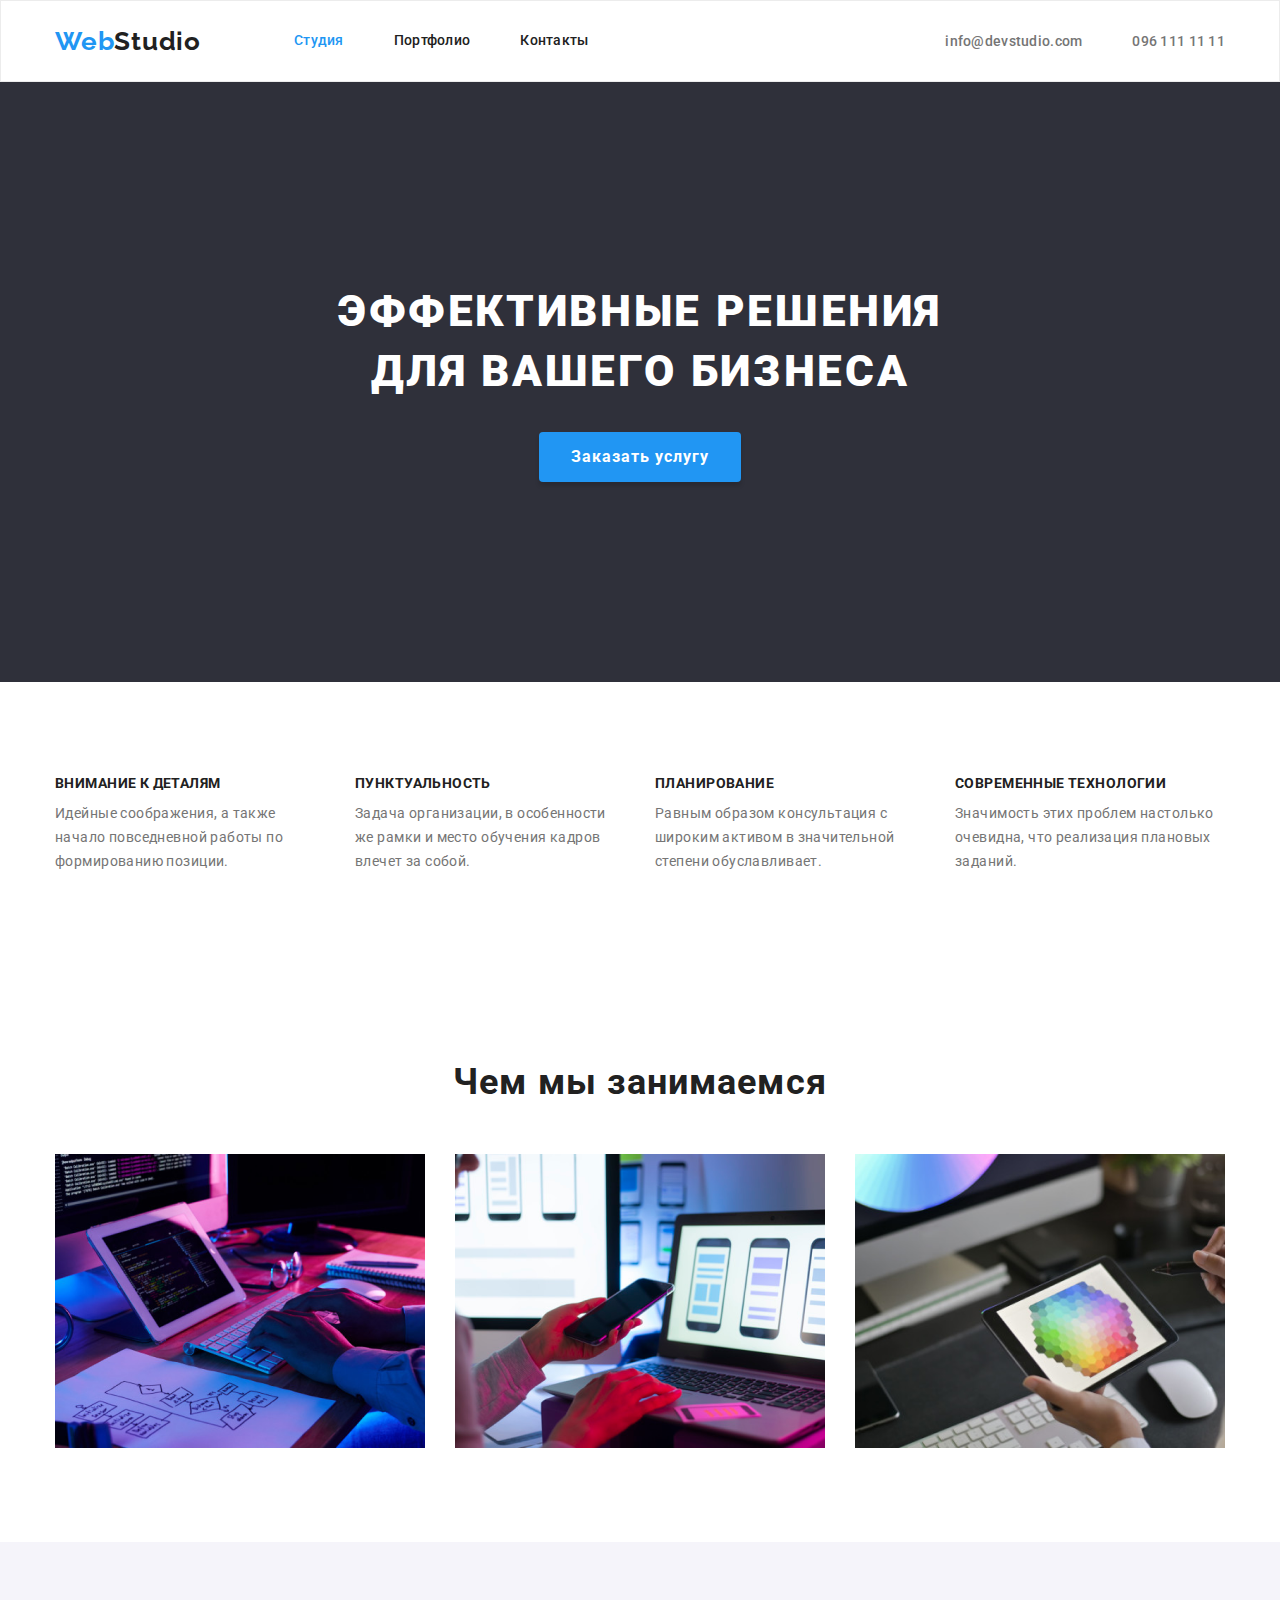
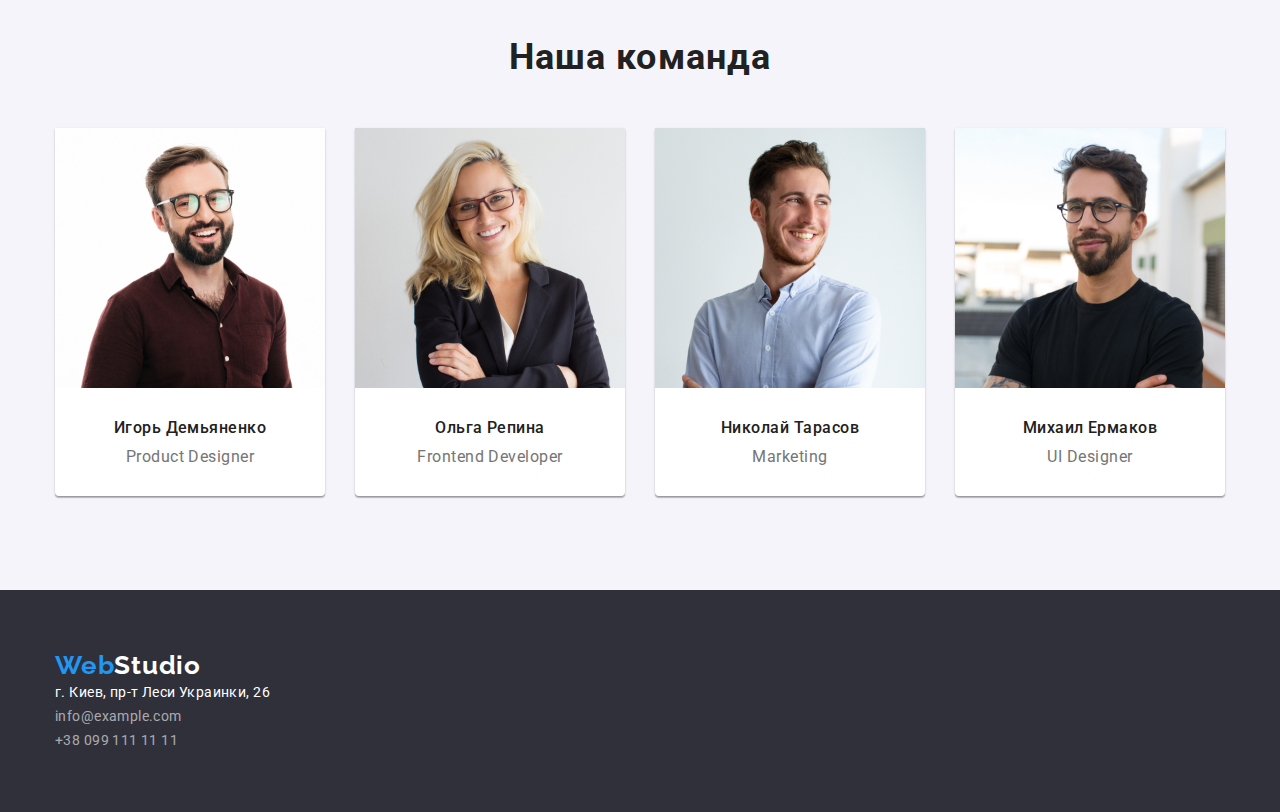
<file: index.html>
<!DOCTYPE html>
<html lang="ru">

<head>
    <meta charset="UTF-8">
    <meta http-equiv="X-UA-Compatible" content="IE=edge">
    <meta name="viewport" content="width=device-width, initial-scale=1.0">
    <title>Веб-студия</title>
   
<link rel="preconnect" href="https://fonts.googleapis.com">
<link rel="preconnect" href="https://fonts.gstatic.com" crossorigin>
<link href="https://fonts.googleapis.com/css2?family=Raleway:wght@700&family=Roboto:wght@400;500;700;900&display=swap" rel="stylesheet">
<link rel="stylesheet" href="https://cdnjs.cloudflare.com/ajax/libs/modern-normalize/1.1.0/modern-normalize.min.css">
<link rel="stylesheet" href="./css/styles.css">
</head>

<header class="page-header">
    <div class="container main-header">
    <!-- Хедер -->

    
        <a class="logo" href="./index.html">
            <span class="part-logo">Web</span>Studio
        </a>

<!-- Навигация -->

        <nav>
            <ul class="nav-list">
                <li class="item"><a class="nav-link current" href="./index.html">Студия</a></li>
                <li class="item"><a class="nav-link" href="./portfolio.html">Портфолио</a></li>
                <li class="item"><a class="nav-link" href="">Контакты</a></li>
            </ul>
        </nav>

      
<!-- Контакты -->

<ul class="contacts">
    <li class="item">
        <a class="contact" href="mailto:info@devstudio.com">info@devstudio.com</a>
    </li>
    <li class="item">
        <a class="contact" href="tel:0961111111">096 111 11 11</a>
    </li>
   
</ul>
</div>
</header>
   
<!-- Main -->

    <main>
        <!-- Герой -->
      
        <section class="hero">
            <div class="container">
            <h1 class="hero-text">Эффективные решения для вашего бизнеса</h1>
            <button class="hero-button" type="button">Заказать услугу</button>
            </div>
        </section>
     
<!-- Особенности -->

        <section class="section">
            <div class="container">
            <h2 class="visually-hidden">Особенности</h2>
            <ul class="features">
                <li class="item">
                    <h3 class="features-point">Внимание к деталям</h3>
                    <p class="description">
                        Идейные соображения, а также начало повседневной работы по формированию позиции.
                    </p>
                </li>

                <li class="item">
                    <h3 class="features-point">Пунктуальность</h3>
                    <p class="description">
                        Задача организации, в особенности же рамки и место обучения кадров влечет за собой.
                    </p>
                </li>

                <li class="item">
                    <h3 class="features-point">Планирование</h3>
                    <p class="description">
                        Равным образом консультация с широким активом в значительной степени обуславливает.
                    </p>
                </l>

                <li class="item">
                    <h3 class="features-point">Современные технологии</h3>
                    <p class="description">
                        Значимость этих проблем настолько очевидна, что реализация плановых заданий.
                    </p>
                </li>
            </ul>

    </div>
    </section>
        <!-- Чем мы занимаемся -->
      
        <section class="section work">
            <div class="container">
            <h2 class="caption centered">Чем мы занимаемся</h2>
           <ul class="work">
               <li class="item">
                    <img src="./images/img.png" alt="Набор текста на клавиатуре" width="370" height="294">
                    
               </li>
               
                <li class="item">
                    <img src="./images/box2.png" alt="Монитор компьютера и экран телефона" width="370" height="294">

                </li>
                
                <li class="item">
                    <img src="./images/box3.png" alt="Цветовая гамма на планшете" width="370" height="294">

                </li>
               
           </ul>
               </div>
                </section>
        <!-- Наша команда -->
       
        <section class="section team">
            <div class="container">
            <h2 class="caption centered">Наша команда</h2>
            <ul class="team-list">
                <li class="item">
                    <img class="foto" src="./images/img.jpg" alt="фото специалиста" width="270" height="260">
                    <div class="foto-descr"><h3 class="team-member">Игорь Демьяненко</h3>
                    <p class="speciality" lang="en">Product Designer</p></div>
                </li>

                <li class="item">
                    <img class="foto" src="./images/img(1).jpg" alt="фото специалиста" width="270" height="260">
                    <div class="foto-descr"><h3 class="team-member">Ольга Репина</h3>
                    <p class="speciality" lang="en">Frontend Developer</p></div>
                </li>
                <li class="item">
                    <img class="foto" src="./images/img(2).jpg" alt="фото специалиста" width="270" height="260">
                    <div class="foto-descr"><h3 class="team-member">Николай Тарасов</h3>
                    <p class="speciality" lang="en">Marketing</p></div>
                </li>
                <li class="item">
                    <img class="foto" src="./images/img(3).jpg" alt="фото специалиста" width="270" height="260">
                    <div class="foto-descr"><h3 class="team-member">Михаил Ермаков</h3>
                    <p class="speciality" lang="en">UI Designer</p></div>
                </li>
            </ul>
       
        </div>
        </section>
    </main>



<!-- Футер -->

    <footer  class="contacts-footer">
        <div class="container">
        <a class="logo footer" href="./index.html">
            <span class="part-logo">Web</span><span class="studio-logo">Studio</span>
        </a>

        <address>
            <ul class="address">
                <li>
             <a class="map" href="https://www.google.com.ua/maps/place/%D0%B1%D1%83%D0%BB.+%D0%9B%D0%B5%D1%81%D0%B8+%D0%A3%D0%BA%D1%80%D0%B0%D0%B8%D0%BD%D0%BA%D0%B8,+26,+%D0%9A%D0%B8%D0%B5%D0%B2,+02000/@50.4265841,30.5361971,17z/data=!3m1!4b1!4m5!3m4!1s0x40d4cf0e033ecbe9:0x57a4dffefec77da0!8m2!3d50.4265807!4d30.5383858?hl=ru">г. Киев, пр-т Леси Украинки, 26</a>
                </li>
                <li>
             <a class="contact-footer mail" href="mailto:info@example.com">info@example.com</a>
                </li>
                <li>
             <a class="contact-footer" href="tel:+380991111111">+38 099 111 11 11</a>
                </li>

            </ul>
         
        </address>
</div>
    </footer>

    
</body>


</html>
</file>
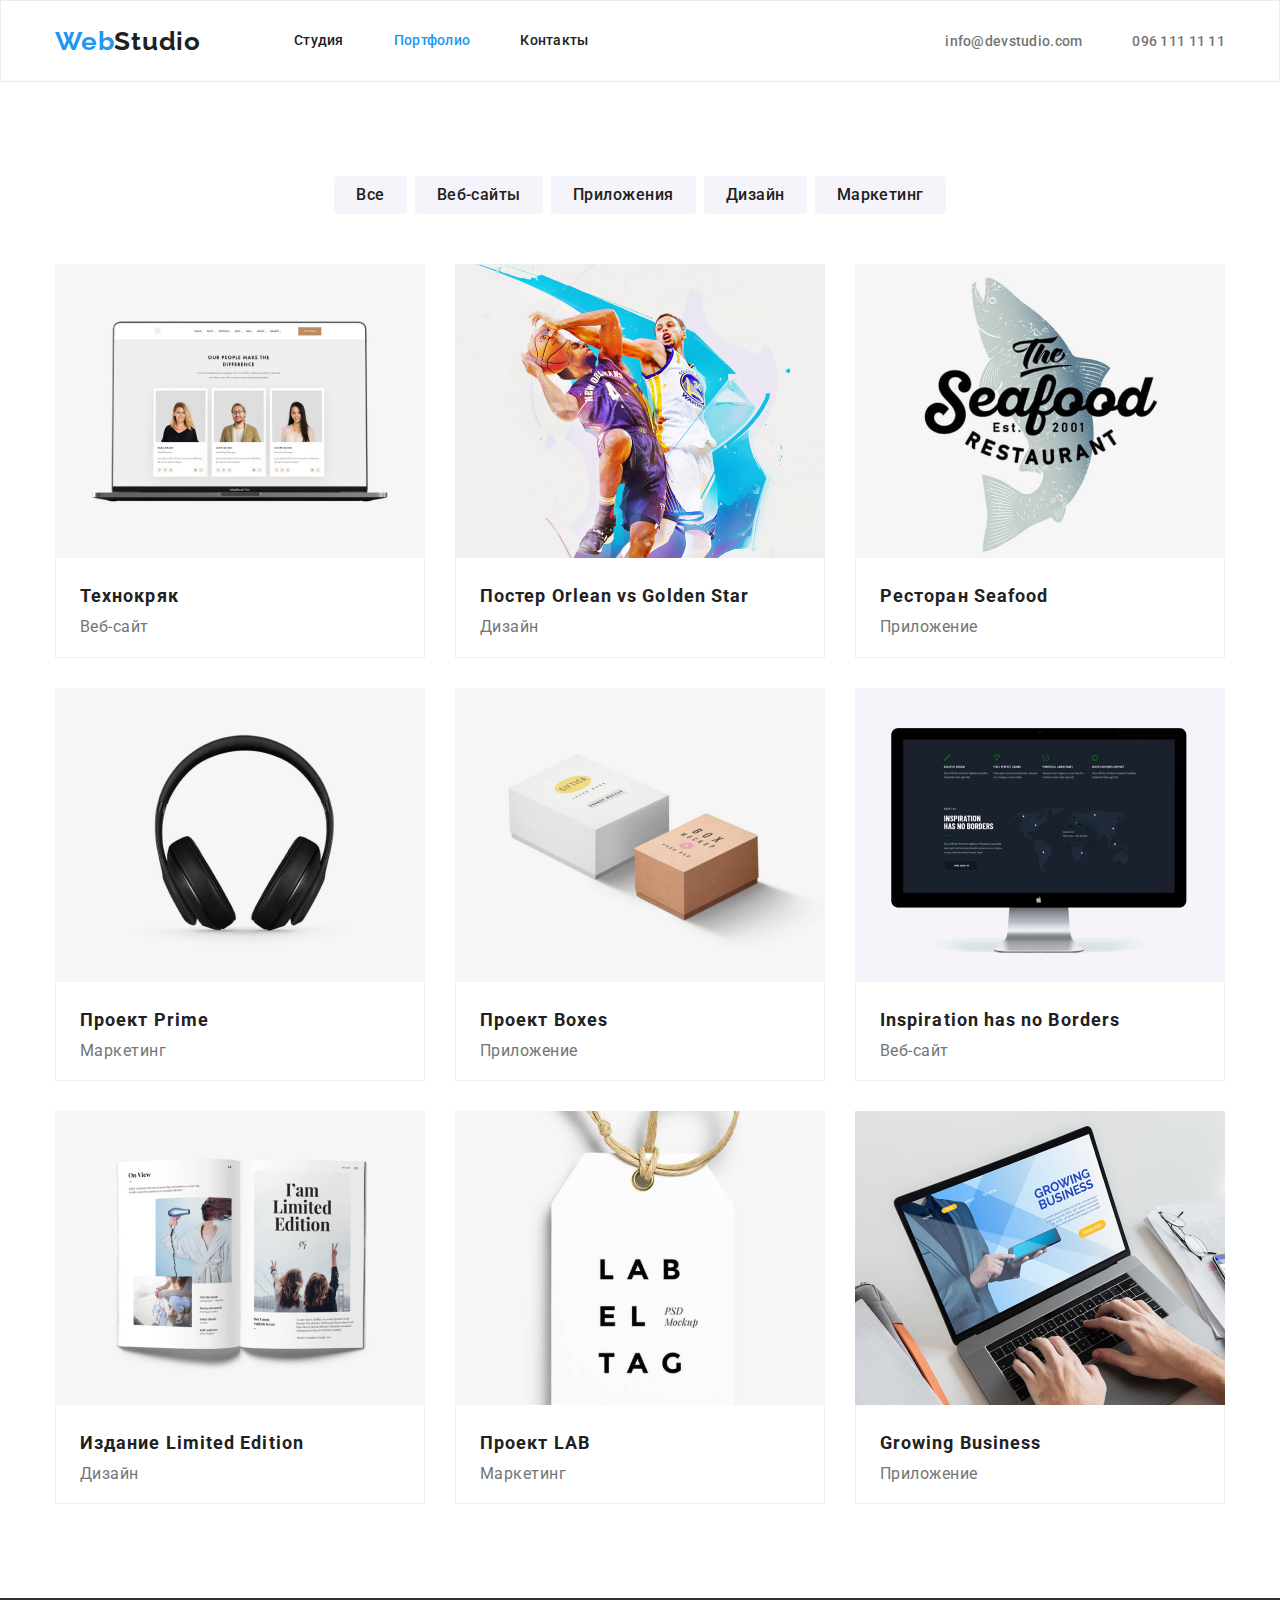
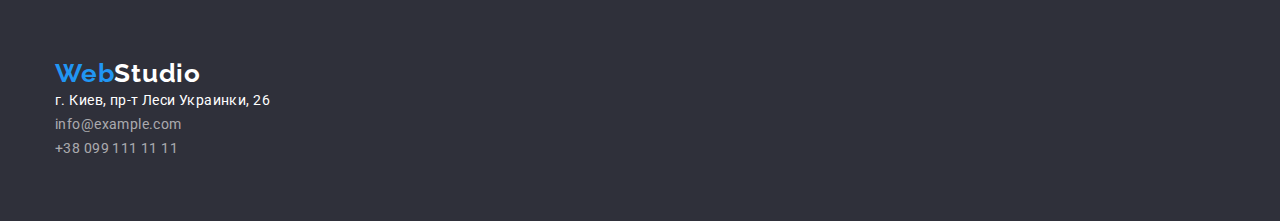
<file: portfolio.html>
<!DOCTYPE html>
<html lang="ru">
<head>
    <meta charset="UTF-8">
    <meta http-equiv="X-UA-Compatible" content="IE=edge">
    <meta name="viewport" content="width=device-width, initial-scale=1.0">
    <title>Портфолио</title>
    
  <link rel="preconnect" href="https://fonts.googleapis.com">
<link rel="preconnect" href="https://fonts.gstatic.com" crossorigin>
<link href="https://fonts.googleapis.com/css2?family=Raleway:wght@700&family=Roboto:wght@400;500;700;900&display=swap" rel="stylesheet">
<link rel="stylesheet" href="https://cdnjs.cloudflare.com/ajax/libs/modern-normalize/1.1.0/modern-normalize.min.css">
<link rel="stylesheet" href="./css/styles.css">
</head>

<body>
    <!-- Хедер -->
   
    <header class="page-portfolio">
    <div class="container main-header">
        <a class="logo" href="./index.html">
            <span class="part-logo">Web</span>Studio
        </a>
    
    <!-- Навигация -->
        <nav class="nav">
            <ul class="nav-list">
                <li class="item"><a class="nav-link" href="./index.html">Студия</a></li>
                <li class="item"><a class="nav-link current" href="./portfolio.html">Портфолио</a></li>
                <li class="item"><a class="nav-link" href="/">Контакты</a></li>
            </ul>
        </nav>
        <!-- Контакты -->
        <ul class="contacts">
            <li class="item">
                <a class="contact" href="mailto:info@devstudio.com">info@devstudio.com</a>
            </li>
            <li class="item">
                <a class="contact" href="tel:0961111111">096 111 11 11</a>
            </li>
        
        </ul>
        
        </div>
        </header>
       
<!-- Main -->
        <main class="main-portfolio">
            <!-- Наши проекты -->
           
            <section class="section">
                <div class="container">
                    <h1 class="visually-hidden">Наши проекты</h1>
                <ul class="sorting-menu">
                    
                    <li class="item"> 
                        <button class="menu" type="button">Все</button>

                </li>
                
                <li class="item">
                        <button class="menu" type="button">Веб-сайты</button>
                    
                </li>
                
                <li class="item">
                        <button class="menu" type="button">Приложения</button>
                   
                </li>
                
                <li class="item">
                        <button class="menu" type="button">Дизайн</button>
                    
                </li>
                    <li class="item">
                   
                        <button class="menu" type="button">Маркетинг</button>
                    
                </li>
                </ul>
              
    
<!-- Примеры проектов -->

                <ul class="example">
                    <li class="item">
                        <img class="item-foto" src="./images/img1.jpg" alt="главная страница сайта" width="370" height="294">
                        <div class="text-content">
                           <h2 class="project">Технокряк</h2>
                           <p class="text">Веб-сайт</p>
                </div>
                    </li>
                    <li class="item">
                        <img class="item-foto" src="./images/img2.jpg" alt="два баскетболиста в игре" width="370" height="294">
                        <div class="text-content">

                        <h2 class="project">Постер <span lang="en">Orlean vs Golden Star</span></h2>
                        <p class="text">Дизайн</p>
                        </div>
                    </li>
                    <li class="item">
                        <img class="item-foto" src="./images/img3.jpg" alt="логотип ресторана" width="370" height="294">
                        <div class="text-content">
                             <h2 class="project">Ресторан <span lang="en">Seafood</span></h2>
                        <p class="text">Приложение</p>
                        </div>
                    </li>
                    <li class="item">
                        <img class="item-foto" src="./images/img4.jpg" alt="наушники" width="370" height="294">
                        <div class="text-content">
                        <h2 class="project">Проект <span lang="en">Prime</span></h2>
                        <p class="text">Маркетинг</p>
                        </div>
                    </li>
                    <li class="item">
                        <img class="item-foto" src="./images/img5.jpg" alt="две коробки" width="370" height="294">
                    <div class="text-content">
                        <h2 class="project">Проект <span lang="en">Boxes</span></h2>
                        <p class="text">Приложение</p>
                        </div>
                    </li>
                    <li class="item">
                        <img class="item-foto" src="./images/img6.jpg" alt="монитор экрана" width="370" height="294">
                        <div class="text-content">
                        <h2 class="project" lang="en">Inspiration has no Borders</h2>
                        <p class="text">Веб-сайт</p>
                        </div>
                    </li>
                    <li class="item">
                        <img class="item-foto" src="./images/img7.jpg" alt="разворот книги" width="370" height="294">
                    <div class="text-content">
                        <h2 class="project">Издание <span lang="en">Limited Edition</span></h2>
                        <p class="text">Дизайн</p>
                        </div>
                    </li>
                    <li class="item">
                        <img class="item-foto" src="./images/img8.jpg" alt="логотип фирмы" width="370" height="294">
                        <div class="text-content">
                        <h2 class="project">Проект <span lang="en">LAB</span></h2>
                        <p class="text">Маркетинг</p>
                        </div>

                    </li>
                    <li class="item">
                        <img class="item-foto" src="./images/img9.jpg" alt="набор текста на клавиатуре" width="370" height="294">
                        <div class="text-content">
                        <h2 class="project">Growing Business</h2>
                        <p class="text">Приложение</p>
                        </div>
                    
                    </li>
                </ul>
                </div>
            </section>
           
        </main>
<!-- Футер -->

        <footer class="contacts-footer">
        <div class="container">
            <a class="logo footer" href="./index.html">
                <span class="part-logo">Web</span><span class="studio-logo">Studio</span>
            </a>
        
            <address>
                <ul class="address">
                    <li>
                        <a class="map" 
                            href="https://www.google.com.ua/maps/place/%D0%B1%D1%83%D0%BB.+%D0%9B%D0%B5%D1%81%D0%B8+%D0%A3%D0%BA%D1%80%D0%B0%D0%B8%D0%BD%D0%BA%D0%B8,+26,+%D0%9A%D0%B8%D0%B5%D0%B2,+02000/@50.4265841,30.5361971,17z/data=!3m1!4b1!4m5!3m4!1s0x40d4cf0e033ecbe9:0x57a4dffefec77da0!8m2!3d50.4265807!4d30.5383858?hl=ru">г.
                            Киев, пр-т Леси Украинки, 26</a>
                    </li>
                    <li>
                        <a class="contact-footer mail" href="mailto:info@example.com">info@example.com</a>
                    </li>
                    <li>
                        <a class="contact-footer" href="tel:+380991111111">+38 099 111 11 11</a>
                    </li>
        
                </ul>
        
            </address>
        </div>
        </footer>
        
</body>
</html>
</file>
<file: css/styles.css>
html {
    box-sizing: border-box;

}

*,
*::before,
*::after {
    box-sizing: inherit;
}
.container {
    width: 1200px;
    margin-left: auto;
    margin-right: auto;
    padding-left: 15px;
    padding-right: 15px;
    /* outline: 2px solid crimson; */
}

.page-header {
    /* background-color: aquamarine; */
    border: 1px solid #ECECEC;

}


:root {
 --main-color: #212121; 
 --secondary-color: #757575;
 --accent-color: #2196F3;
 --title-color: #FFFFFF; 
 --additional-color: rgba(255, 255, 255, 0.6);
 --background-color-menu: #F5F4FA;
 --background-color-basic: #2F303A;
 --background-main-btn: #188CE8;
 --border-heder-color:  #ECECEC;
}
   body {
    font-family: 'Roboto', sans-serif;
    color: var(--main-color);
}

   ul {
    list-style-type: none; 
    padding: 0px;
    margin: 0px;
}
h1,
h2,
h3,
h4,
h4,
h5,
h6,
p {
padding: 0px;
margin: 0px;  
}

img {
    display: block;
    max-width: 100%;
    height: auto;
}

.visually-hidden {
  position: fixed;
  transform: scale(0);
}
/* Логотип */

.logo {
    font-family: 'Raleway', sans-serif;
    color: var(--main-color);
    font-size: 26px;
    font-weight: 700;
    text-decoration: none;
    line-height: 1.19;
    letter-spacing: 0.03em;
    margin-right: 93px;
 
   
}

.part-logo {
    color: var(--accent-color);
    font-weight: 700;
}

.nav-list {
    display: flex;
}

.nav-link {
    display: block;
    color: currentColor;
    font-weight: 500;
    font-size: 14px;
    text-decoration: none;
    line-height: 1.14;
    letter-spacing: 0.02em;
    padding-top: 32px;
    padding-bottom: 32px;
 }
 
    .nav-list .nav-link { 
        /* margin-right: 50px; */
    /* background-color: tomato; */
    } 
    
    .nav-list .item:not(:last-child) {
        margin-right: 50px;
    }
    
.nav-link:hover, .nav-link:focus {
color: var(--accent-color);
}

.nav-link.current {
    color: var(--accent-color)
}

.contact {
    color: var(--secondary-color);
    font-weight: 500;
    font-size: 14px;
    text-decoration: none;
    line-height: 1.14;
    letter-spacing: 0.02em;
}

.contact:hover, .contact:focus {
    color: var(--accent-color);
}

.contacts {
    display: flex;
    margin-left: auto;
}

.contacts .item + .item {
    margin-left: 50px;
}

.main-header {
    display: flex;
    align-items: center;
  
}

.page-portfolio {
  
    border: 1px solid var(--border-heder-color);

}

.contact-footer {
    color: var(--additional-color);
    font-size: 14px;
    line-height: 1.71;
    letter-spacing: 0.03em;
    text-decoration: none;
    font-style: normal;
   
}

.mail {
    margin-bottom: 9px;
}

.contact-footer:hover,
.contact-footer:focus {
    color: var(--accent-color);
}

.studio-logo {
    color: var(--title-color);
}

.map {
    color: var(--title-color);
    font-size: 14px;
    line-height: 1.71;
    letter-spacing: 0.03em;
    text-decoration: none;
    font-style: normal;
    margin-bottom: 9px;
    
}

.hero {
    background-color: var(--background-color-basic);
    margin-left: auto;
    margin-right: auto;
    padding-top: 200px;
    text-align: center;
    padding-bottom: 200px;
}

.hero-text {
    color: var(--title-color);
    font-weight: 900;
    font-size: 44px;
    text-transform: uppercase;
    line-height: 1.36;
    letter-spacing: 0.06em;
    margin-left: auto;
    margin-right: auto;
    width: 696px;
    margin-bottom: 30px;
   
    
}
.hero-button {
    font-family: inherit;
    color: var(--title-color);
    background-color: var(--accent-color);
    font-weight: 700;
    font-size: 16px;
    cursor: pointer;
    line-height: 1.88;
    letter-spacing: 0.06em;
    border-radius: 4px;
    padding: 10px 32px;
    min-width: 200px;
    text-align: center;
    border: none;
    box-shadow: 0px 4px 4px rgba(0, 0, 0, 0.15);
}
.hero-button:hover,
.hero-button:focus {
background-color: var(--background-main-btn);
}

.features-point{
    font-weight: 700;
    font-size: 14px;
    text-transform: uppercase;
    line-height: 1.14;
    letter-spacing: 0.03em;
    margin-bottom: 10px;
}

.features {
    display: flex;
}

.features .item {
    width:calc((100% - 90px) / 4);
    margin-right: 30px;

}

.features .item:last-child {
    margin-right: 0px;
}

.description {
    color: var(--secondary-color);
    font-size: 14px;
    line-height: 1.71;
    letter-spacing: 0.03em; 
}

.work {
    display: flex;
}

.work .item {
    width: calc(100% - 60px) / 3;
    margin-right: 30px;
}
.work .item:last-child {
    margin-right: 0px;
}
.section .work {
    padding-top: 0px;
}
.section {
    padding-top: 94px;
    padding-bottom: 94px;
}

.caption.centered {
    text-align: center;
    margin-bottom: 50px;
}

.contacts-footer {
    padding-top: 60px;
    padding-bottom: 60px;
    background-color: var(--background-color-basic);
}

.speciality {
    color: var(--secondary-color);
    font-size: 16px;
    line-height: 1.19;
    letter-spacing: 0.03em;
}


.team-member{
    margin-bottom: 10px;
}

.foto-descr {
    padding-top: 30px;
    padding-bottom: 30px;
}

.caption{
    font-weight: 700;
    font-size: 36px;
    line-height: 1.17;
    letter-spacing: 0.03em;
    margin-bottom: 50px;
}

.team-list {
    display: flex;
}

.team-list .item {
    width: calc((100% - 90px) / 4);
    margin-right: 30px;
    box-shadow: 0px 1px 3px rgba(0, 0, 0, 0.12), 0px 1px 1px rgba(0, 0, 0, 0.14), 0px 2px 1px rgba(0, 0, 0, 0.2);
    border-radius: 0px 0px 4px 4px;
    text-align: center;
    background-color: #FFFFFF;
}

.team-list .item:last-child {
    margin-right: 0px;
}

.footer {
    margin-bottom: 20px;
}
.team-member {
    font-weight: 500;
    font-size: 16px;
    line-height: 1.19;
    letter-spacing: 0.03em;
}

.team {
    background: var(--background-color-menu);
}

.project {
    font-weight: 700;
    font-size: 18px;
    font-weight: bold;
    line-height: 2;
    letter-spacing: 0.06em;
    margin-bottom: 4px;

}

.item-foto {
    /* padding-bottom: 20px; */
}

.example {
    display: flex;
    flex-wrap: wrap;
  
}

.example .item {
    width: calc((100% - 60px) / 3);
    margin-right: 30px;
    margin-bottom: 30px;
    
    box-sizing: border-box;
 
}
.text-content {
  padding-left: 24px; 
  padding-right: 24px;
  border-bottom:1px solid #EEEEEE; 
  border-left:1px solid #EEEEEE; 
  border-right: 1px solid #EEEEEE;
    padding-bottom: 20px;
    padding-top: 20px;
}

.example .item:nth-child(3n) {
    margin-right: 0;
}

.example .item:nth-last-child(-n + 3) {
margin-bottom: 0px;
}

.text {
    color: var(--secondary-color);
    font-size: 16px;
    line-height: 1,88;
    letter-spacing: 0.03em;
  
}

.sorting-menu {
   display: flex;
   justify-content: center;
   margin-bottom: 50px;
}

.sorting-menu .item {
    
}

.sorting-menu .item:not(:last-child) {
    margin-right: 8px;
}

.menu {
    color: var(--main-color);
    background-color: var(--background-color-menu);
    cursor: pointer;
    font-weight: 500;
    font-size: 16px;
    line-height: 1.64;
    letter-spacing: 0.03em;
    border: none;
    border-radius: 4px;
    padding: 6px 22px;
    display: inline-block;
    text-align: center;
    min-height: 38px;
}

.menu:hover, .menu:focus {
    color: var(--title-color);
    background-color: var(--accent-color);
}

.main-portfolio {
    /* background-color: greenyellow; */
}
</file>
